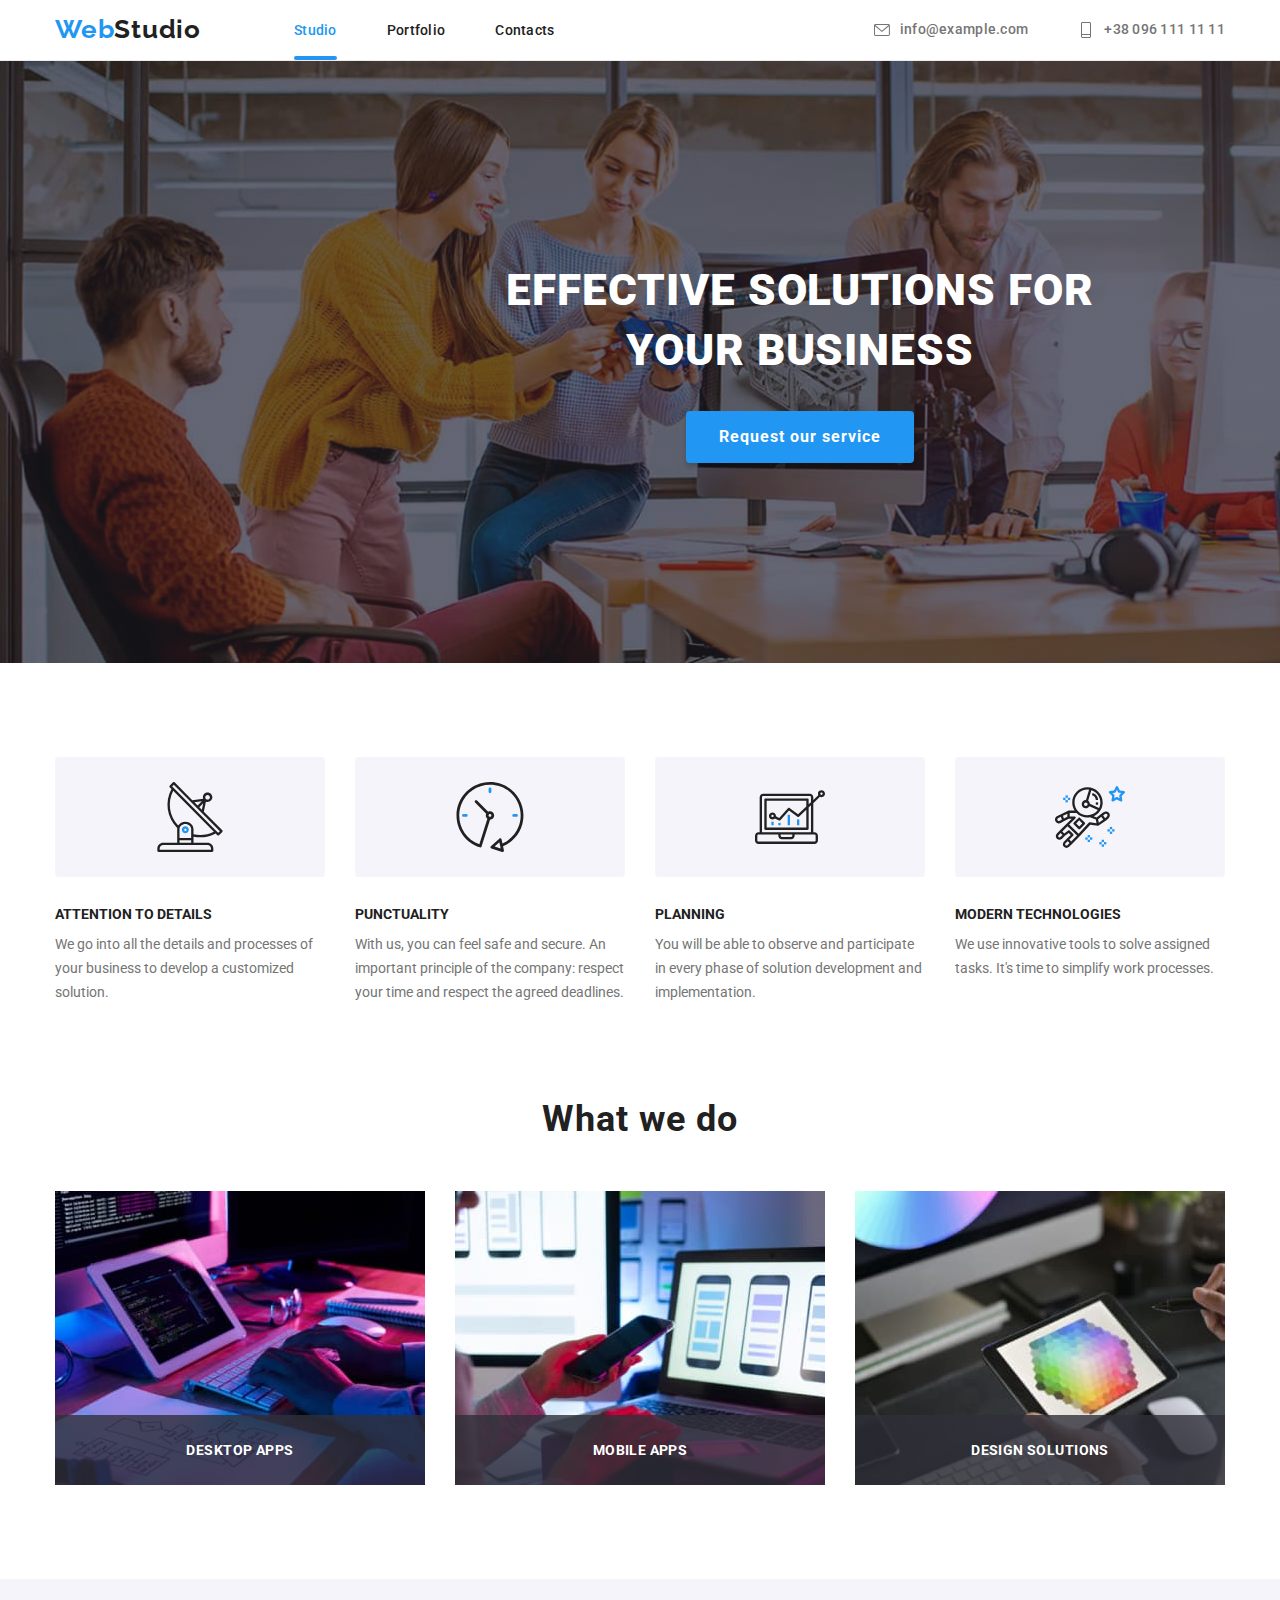
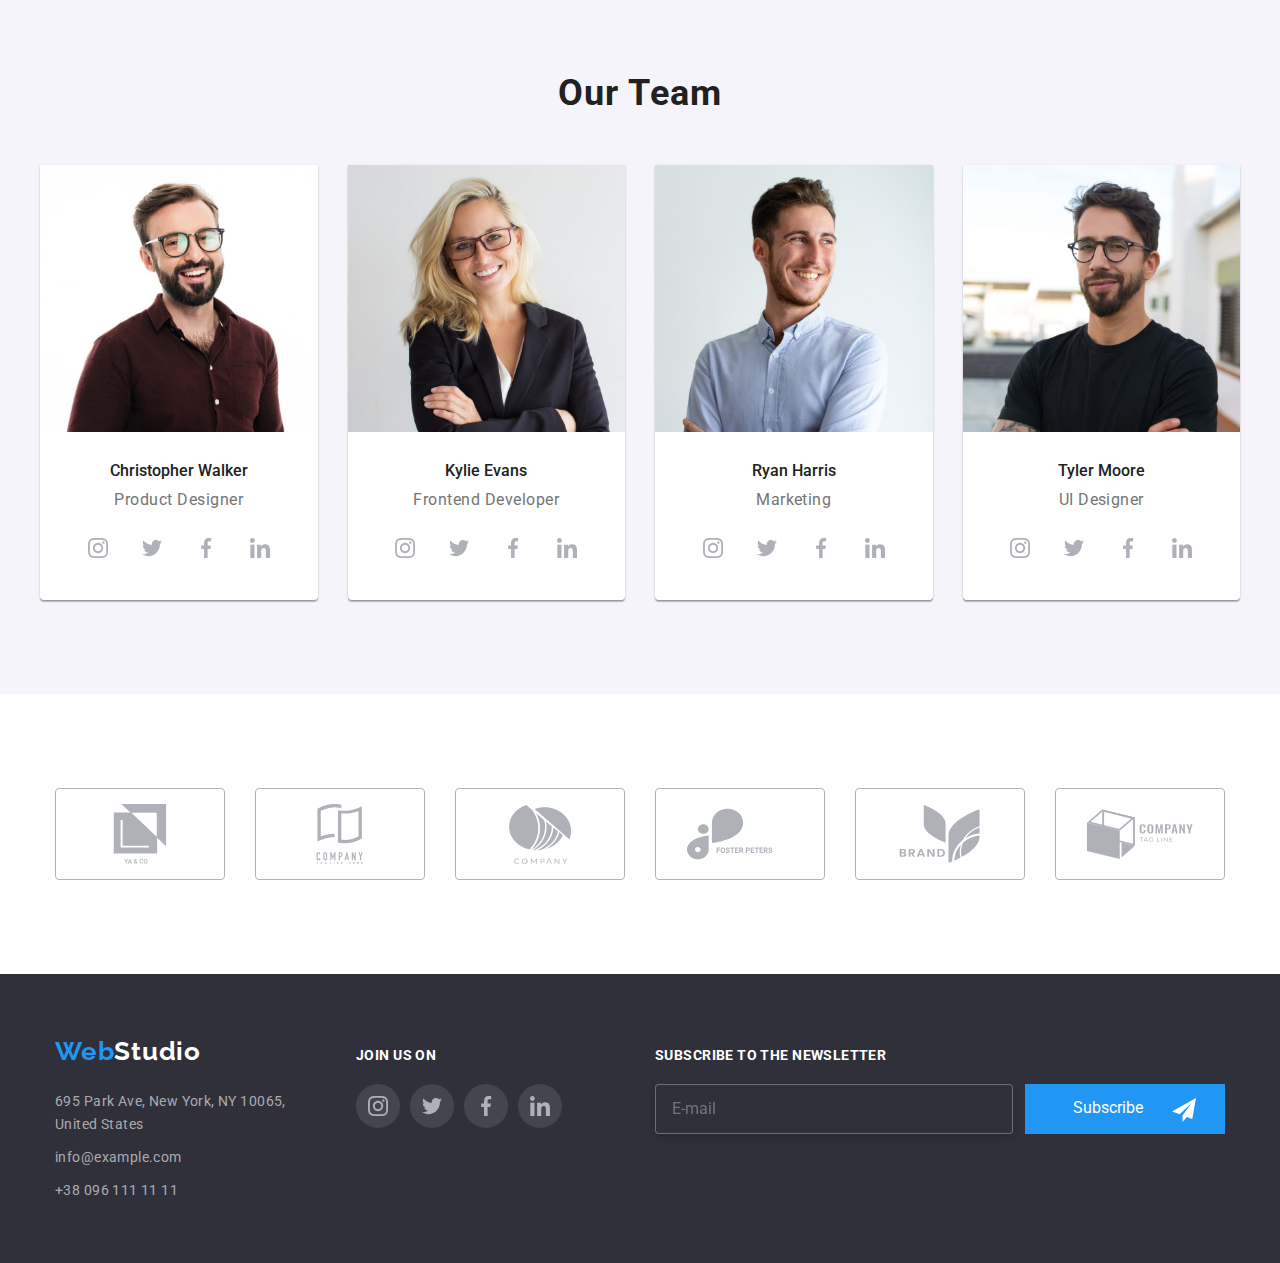
<file: index.html>
<!DOCTYPE html>
<html lang="en">
  <head>
    <meta charset="UTF-8" />
    <meta http-equiv="X-UA-Compatible" content="IE=edge" />
    <meta name="viewport" content="width=device-width, initial-scale=1.0" />
    <title>Webstudio</title>
    <link rel="preconnect" href="https://fonts.googleapis.com" />
    <link rel="preconnect" href="https://fonts.gstatic.com" crossorigin />
    <link
      href="https://fonts.googleapis.com/css2?family=Raleway:wght@700&family=Roboto:wght@400;500;700;900&display=swap"
      rel="stylesheet"
    />
    <link
      rel="stylesheet"
      href="https://cdnjs.cloudflare.com/ajax/libs/modern-normalize/1.1.0/modern-normalize.min.css"
    />
    <link rel="stylesheet" href="./css/styles.css" />
  </head>

  <body>
    <header class="header">
      <div class="header__container container">
        <nav class="site-nav">
          <a href="./index.html" class="logo"><span>Web</span>Studio</a>
          <ul class="site-nav__list ">
            <li class="site-nav__item">
              <a href="./index.html" class="site-nav__link site-nav__link--current">Studio</a>
            </li>
            <li class="site-nav__item">
              <a href="./portfolio.html" class="site-nav__link">Portfolio</a>
            </li>
            <li class="site-nav__item">
              <a href="#" class="site-nav__link">Contacts</a>
            </li>
          </ul>
        </nav>
        <ul class="contact">
          <li class="contact__item">
            <a
              href="mailto:info@example.com"
              class="contact__link"
              aria-label="email"
            >
              <svg class="contact__icon">
                <use href="./images/svg/icons.svg#icon-envelope"></use>
              </svg>
              info@example.com</a
            >
          </li>
          <li class="contact__item">
            <a
              href="tel:+380961111111"
              class="contact__link"
              aria-label="phone"
            >
              <svg class="contact__icon">
                <use href="./images/svg/icons.svg#icon-phone"></use>
              </svg>
              +38 096 111 11 11</a
            >
          </li>
        </ul>
      </div>
    </header>

    <main>
      <section class="hero hero-overlay">
        <h1 class="hero__title">
          EFFECTIVE SOLUTIONS FOR<br />
          YOUR BUSINESS
        </h1>
        <button class="hero__btn btn primary" type="button" data-modal-open>
          Request our service
        </button>
      </section>

      <section class="features section">
        <div class="container">
          <h2 class="hidden-title">Our Perks</h2>

          <ul class="features__list list">
            <li class="features__item antenna">
              <h3 class="features__title">ATTENTION TO DETAILS</h3>
              <p class="features__text">
                We go into all the details and processes of your business to
                develop a customized solution.
              </p>
            </li>
            <li class="features__item clock">
              <h3 class="features__title">PUNCTUALITY</h3>
              <p class="features__text">
                With us, you can feel safe and secure. An important principle of
                the company: respect your time and respect the agreed deadlines.
              </p>
            </li>
            <li class="features__item laptop">
              <h3 class="features__title">PLANNING</h3>
              <p class="features__text">
                You will be able to observe and participate in every phase of
                solution development and implementation.
              </p>
            </li>
            <li class="features__item astronaut">
              <h3 class="features__title">MODERN TECHNOLOGIES</h3>
              <p class="features__text">
                We use innovative tools to solve assigned tasks. It's time to
                simplify work processes.
              </p>
            </li>
          </ul>
        </div>
      </section>

      <section class="activity">
        <div class="container">
          <h2 class="section__title">What we do</h2>
          <ul class="activity__list list">
            <li class="activity__item">
              <img src="images/img1.jpg" alt="desktop" width="370" height="294" />
              <div class="activity__overlay">
                <p>DESKTOP APPS</p>
              </div>
            </li>
            <li class="activity__item">
              <img
                src="images/img2.jpg"
                alt="mobile_app"
                width="370"
                height="294"
              />
              <div class="activity__overlay">
                <p>MOBILE APPS</p>
              </div>
            </li>
            <li class="activity__item">
              <img src="images/img3.jpg" alt="design_solution" width="370" height="294" />
              <div class="activity__overlay">
                <p>DESIGN SOLUTIONS</p>
              </div>
            </li>
          </ul>
        </div>
      </section>

      <section class="team section">
        <div class="container">
          <h2 class="section__title">Our Team</h2>
          <ul class="team__list">
            <li class="team__item">
              <img
                src="images/ProdDes.jpg"
                alt="ProductDes"
                width="270"
                height="260"
              />
              <div class="team__member-info">
                <h3 class="team__member-title">Christopher Walker</h3>
                <p class="team__member-text">Product Designer</p>
                <ul class="social-net__list list">
                  <li class="social-net__item">
                    <a
                      class="social-net__link link"
                      target="_blank"
                      href="https://www.instagram.com/"
                      aria-label="instagram"
                    >
                      <svg class="social-net__icon">
                        <use href="./images/svg/icons.svg#icon-instagram"></use>
                      </svg>
                    </a>
                  </li>
                  <li class="social-net__item">
                    <a
                      class="social-net__link link"
                      target="_blank"
                      aria-label="twitter"
                      href=""
                    >
                      <svg class="social-net__icon">
                        <use href="./images/svg/icons.svg#icon-twitter"></use>
                      </svg>
                    </a>
                  </li>
                  <li class="social-net__item">
                    <a
                      class="social-net__link link"
                      target="_balnk"
                      aria-label="facebook"
                      href=""
                    >
                      <svg class="social-net__icon">
                        <use href="./images/svg/icons.svg#icon-facebook"></use>
                      </svg>
                    </a>
                  </li>
                  <li class="social-net__item">
                    <a
                      class="social-net__link link"
                      target="_blank"
                      aria-label="linkedin"
                      href=""
                    >
                      <svg class="social-net__icon">
                        <use href="./images/svg/icons.svg#icon-linkedin"></use>
                      </svg>
                    </a>
                  </li>
                </ul>
              </div>
            </li>
            <li class="team__item">
              <img
                src="images/FrontDev.jpg"
                alt="FrontDev"
                width="270"
                height="260"
              />
              <div class="team__member-info">
                <h3 class="team__member-title">Kylie Evans</h3>
                <p class="team__member-text">Frontend Developer</p>
                <ul class="social-net__list list">
                  <li class="social-net__item">
                    <a
                      class="social-net__link link"
                      target="_blank"
                      href="https://www.instagram.com/"
                      aria-label="instagram"
                    >
                      <svg class="social-net__icon">
                        <use href="./images/svg/icons.svg#icon-instagram"></use>
                      </svg>
                    </a>
                  </li>
                  <li class="social-net__item">
                    <a
                      class="social-net__link link"
                      target="_blank"
                      aria-label="twitter"
                      href=""
                    >
                      <svg class="social-net__icon">
                        <use href="./images/svg/icons.svg#icon-twitter"></use>
                      </svg>
                    </a>
                  </li>
                  <li class="social-net__item">
                    <a
                      class="social-net__link link"
                      target="_balnk"
                      aria-label="facebook"
                      href=""
                    >
                      <svg class="social-net__icon">
                        <use href="./images/svg/icons.svg#icon-facebook"></use>
                      </svg>
                    </a>
                  </li>
                  <li class="social-net__item">
                    <a
                      class="social-net__link link"
                      target="_blank"
                      aria-label="linkedin"
                      href=""
                    >
                      <svg class="social-net__icon">
                        <use href="./images/svg/icons.svg#icon-linkedin"></use>
                      </svg>
                    </a>
                  </li>
                </ul>
              </div>
            </li>

            <li class="team__item">
              <img
                src="images/Market.jpg"
                alt="Market"
                width="270"
                height="260"
              />
              <div class="team__member-info">
                <h3 class="team__member-title">Ryan Harris</h3>
                <p class="team__member-text">Marketing</p>
                <ul class="social-net__list list">
                  <li class="social-net__item">
                    <a
                      class="social-net__link link"
                      target="_blank"
                      href="https://www.instagram.com/"
                      aria-label="instagram"
                    >
                      <svg class="social-net__icon">
                        <use href="./images/svg/icons.svg#icon-instagram"></use>
                      </svg>
                    </a>
                  </li>
                  <li class="social-net__item">
                    <a
                      class="social-net__link link"
                      target="_blank"
                      aria-label="twitter"
                      href=""
                    >
                      <svg class="social-net__icon">
                        <use href="./images/svg/icons.svg#icon-twitter"></use>
                      </svg>
                    </a>
                  </li>
                  <li class="social-net__item">
                    <a
                      class="social-net__link link"
                      target="_balnk"
                      aria-label="facebook"
                      href=""
                    >
                      <svg class="social-net__icon">
                        <use href="./images/svg/icons.svg#icon-facebook"></use>
                      </svg>
                    </a>
                  </li>
                  <li class="social-net__item">
                    <a
                      class="social-net__link link"
                      target="_blank"
                      aria-label="linkedin"
                      href=""
                    >
                      <svg class="social-net__icon">
                        <use href="./images/svg/icons.svg#icon-linkedin"></use>
                      </svg>
                    </a>
                  </li>
                </ul>
              </div>
            </li>
            <li class="team__item">
              <img
                src="images/UIDes.jpg"
                alt="UI_des"
                width="270"
                height="260"
              />
              <div class="team__member-info">
                <h3 class="team__member-title">Tyler Moore</h3>
                <p class="team__member-text">UI Designer</p>
                <ul class="social-net__list list">
                  <li class="social-net__item">
                    <a
                      class="social-net__link link"
                      target="_blank"
                      href="https://www.instagram.com/"
                      aria-label="instagram"
                    >
                      <svg class="social-net__icon">
                        <use href="./images/svg/icons.svg#icon-instagram"></use>
                      </svg>
                    </a>
                  </li>
                  <li class="social-net__item">
                    <a
                      class="social-net__link link"
                      target="_blank"
                      aria-label="twitter"
                      href=""
                    >
                      <svg class="social-net__icon">
                        <use href="./images/svg/icons.svg#icon-twitter"></use>
                      </svg>
                    </a>
                  </li>
                  <li class="social-net__item">
                    <a
                      class="social-net__link link"
                      target="_balnk"
                      aria-label="facebook"
                      href=""
                    >
                      <svg class="social-net__icon">
                        <use href="./images/svg/icons.svg#icon-facebook"></use>
                      </svg>
                    </a>
                  </li>
                  <li class="social-net__item">
                    <a
                      class="social-net__link link"
                      target="_blank"
                      aria-label="linkedin"
                      href=""
                    >
                      <svg class="social-net__icon">
                        <use href="./images/svg/icons.svg#icon-linkedin"></use>
                      </svg>
                    </a>
                  </li>
                </ul>
              </div>
            </li>
          </ul>
        </div>
      </section>

      <section class="client section">
        <div class="container">
          <h2 class="hidden-title">Our Clients</h2>
          <ul class="client__list">
            <li class="client__item">
              <a class="client__link" href="" class="link">
                <svg class="client__icon">
                  <use href="./images/svg/icons.svg#icon-group1"></use>
                </svg>
              </a>
            </li>
            <li class="client__item">
              <a href="" class="client__link link">
                <svg class="client__icon">
                  <use href="./images/svg/icons.svg#icon-group2"></use>
                </svg>
              </a>
            </li>
            <li class="client__item">
              <a href="" class="client__link link">
                <svg class="client__icon">
                  <use href="./images/svg/icons.svg#icon-group3"></use>
                </svg>
              </a>
            </li>
            <li class="client__item">
              <a href="" class="client__link link">
                <svg class="client__icon">
                  <use href="./images/svg/icons.svg#icon-group4"></use>
                </svg>
              </a>
            </li>
            <li class="client__item">
              <a href="" class="client__link link">
                <svg class="client__icon">
                  <use href="./images/svg/icons.svg#icon-group5"></use>
                </svg>
              </a>
            </li>
            <li class="client__item">
              <a href="" class="client__link link">
                <svg class="client__icon">
                  <use href="./images/svg/icons.svg#icon-group6"></use>
                </svg>
              </a>
            </li>
          </ul>
        </div>
      </section>
    </main>

    <footer class="footer">
      <div class="footer__container container">
        <div class="address__container">
          <a href="./index.html" class="footer__logo"><span>Web</span>Studio</a>
          <address class="address">
            <ul class="address__contact list">
              <li class="address__item">
                <a
                  class="address__link link"
                  href="https://goo.gl/maps/gs37guJ5S6naws7R7"
                  >695 Park Ave, New York, NY 10065, United States</a
                >
              </li>
              <li class="address__item">
                <a class="address__link link" href="mailto:info@example.com"
                  >info@example.com</a
                >
              </li>
              <li class="address__item">
                <a class="address__link link" href="tel:+380961111111"
                  >+38 096 111 11 11</a
                >
              </li>
            </ul>
          </address>
        </div>
        <div class="join-us">
          <h2 class="join-us__title">Join us on</h2>
          <ul class="social-net__list list">
            <li class="social-net__item">
              <a
                class="social-net__link link"
                target="_blank"
                href="https://www.instagram.com/"
                aria-label="instagram"
              >
                <svg class="social-net__icon">
                  <use href="./images/svg/icons.svg#icon-instagram"></use>
                </svg>
              </a>
            </li>
            <li class="social-net__item">
              <a
                class="social-net__link link"
                target="_blank"
                aria-label="twitter"
                href=""
              >
                <svg class="social-net__icon">
                  <use href="./images/svg/icons.svg#icon-twitter"></use>
                </svg>
              </a>
            </li>
            <li class="social-net__item">
              <a
                class="social-net__link link"
                target="_balnk"
                aria-label="facebook"
                href=""
              >
                <svg class="social-net__icon">
                  <use href="./images/svg/icons.svg#icon-facebook"></use>
                </svg>
              </a>
            </li>
            <li class="social-net__item">
              <a
                class="social-net__link link"
                target="_blank"
                aria-label="linkedin"
                href=""
              >
                <svg class="social-net__icon">
                  <use href="./images/svg/icons.svg#icon-linkedin"></use>
                </svg>
              </a>
            </li>
          </ul>
        </div>

        <form class="form-subscribe" action="">
          <label for="email">
            <div class="subscribe">
              <p class="subscribe-title">Subscribe to the newsletter</p>
              <div class="input-container">
                <input
                  class="subscribe-input"
                  type="email"
                  placeholder="E-mail"
                  required
                />
                <button class="btn primary subscribe-btn">
                  Subscribe
                  <svg class="subscribe-icon">
                    <use href="./images/svg/icons.svg#send"></use>
                  </svg>
                </button>
              </div>
            </div>
          </label>
        </form>
      </div>
    </footer>

    <!-- MODAL WINDOW -->

    <div class="backdrop is-hidden" backdrop>
      <div class="modal-data">
        <button class="button-close" data-modal-close>
          <svg class="icon-close">
            <use href="./images/svg/icons.svg#close"></use>
          </svg>
        </button>

        <div class="modal-info">
          <p class="form-title">
            Leave your inforamtion and we'll call you back
          </p>
          <form
            class="form-inputs"
            name="submit-form"
            autocomplete="on"
            validate
          >
            <label for="fname-lname" class="label">
              Your Name<br />

              <input
                class="input"
                type="text"
                name="fname-lname"
                autofocus
                required
              />
              <svg class="form-icon">
                <use href="./images/svg/icons.svg#person"></use>
              </svg>
            </label>
            <label for="phone" class="label">
              Phone <br />

              <input class="input" type="text" name="phone" required />
              <svg class="form-icon">
                <use href="./images/svg/icons.svg#phone"></use>
              </svg>
            </label>
            <label for="email" class="label">
              Email <br />

              <input class="input" type="email" name="email" required />
              <svg class="form-icon">
                <use href="./images/svg/icons.svg#email-black"></use>
              </svg>
            </label>
            <label for="comment" class="label comment">
              Comment <br />
              <textarea
                class="input comment"
                rows="8"
                name="comment"
                placeholder="Enter the text"
              ></textarea>
            </label>

            <div class="term-cond">
              <div class="checkbox-container">
                <input class="checkbox-input" type="checkbox" name="checkbox" />
                <label class="checkbox" for="check-icon">
                  <svg class="check-icon">
                    <use href="./images/svg/icons.svg#checkbox"></use>
                  </svg>
                </label>
              </div>
              <p class="agreement-text">
                I agree with all newsletter and accept the
              </p>
              <a class="agreement-link agreement-text" href="#">
                Terms and Conditions</a
              >
            </div>
            <button class="btn primary submit-btn" type="submit">Send</button>
          </form>
        </div>
      </div>
    </div>

    <script src="./js/modal.js"></script>
  </body>
</html>
</file>
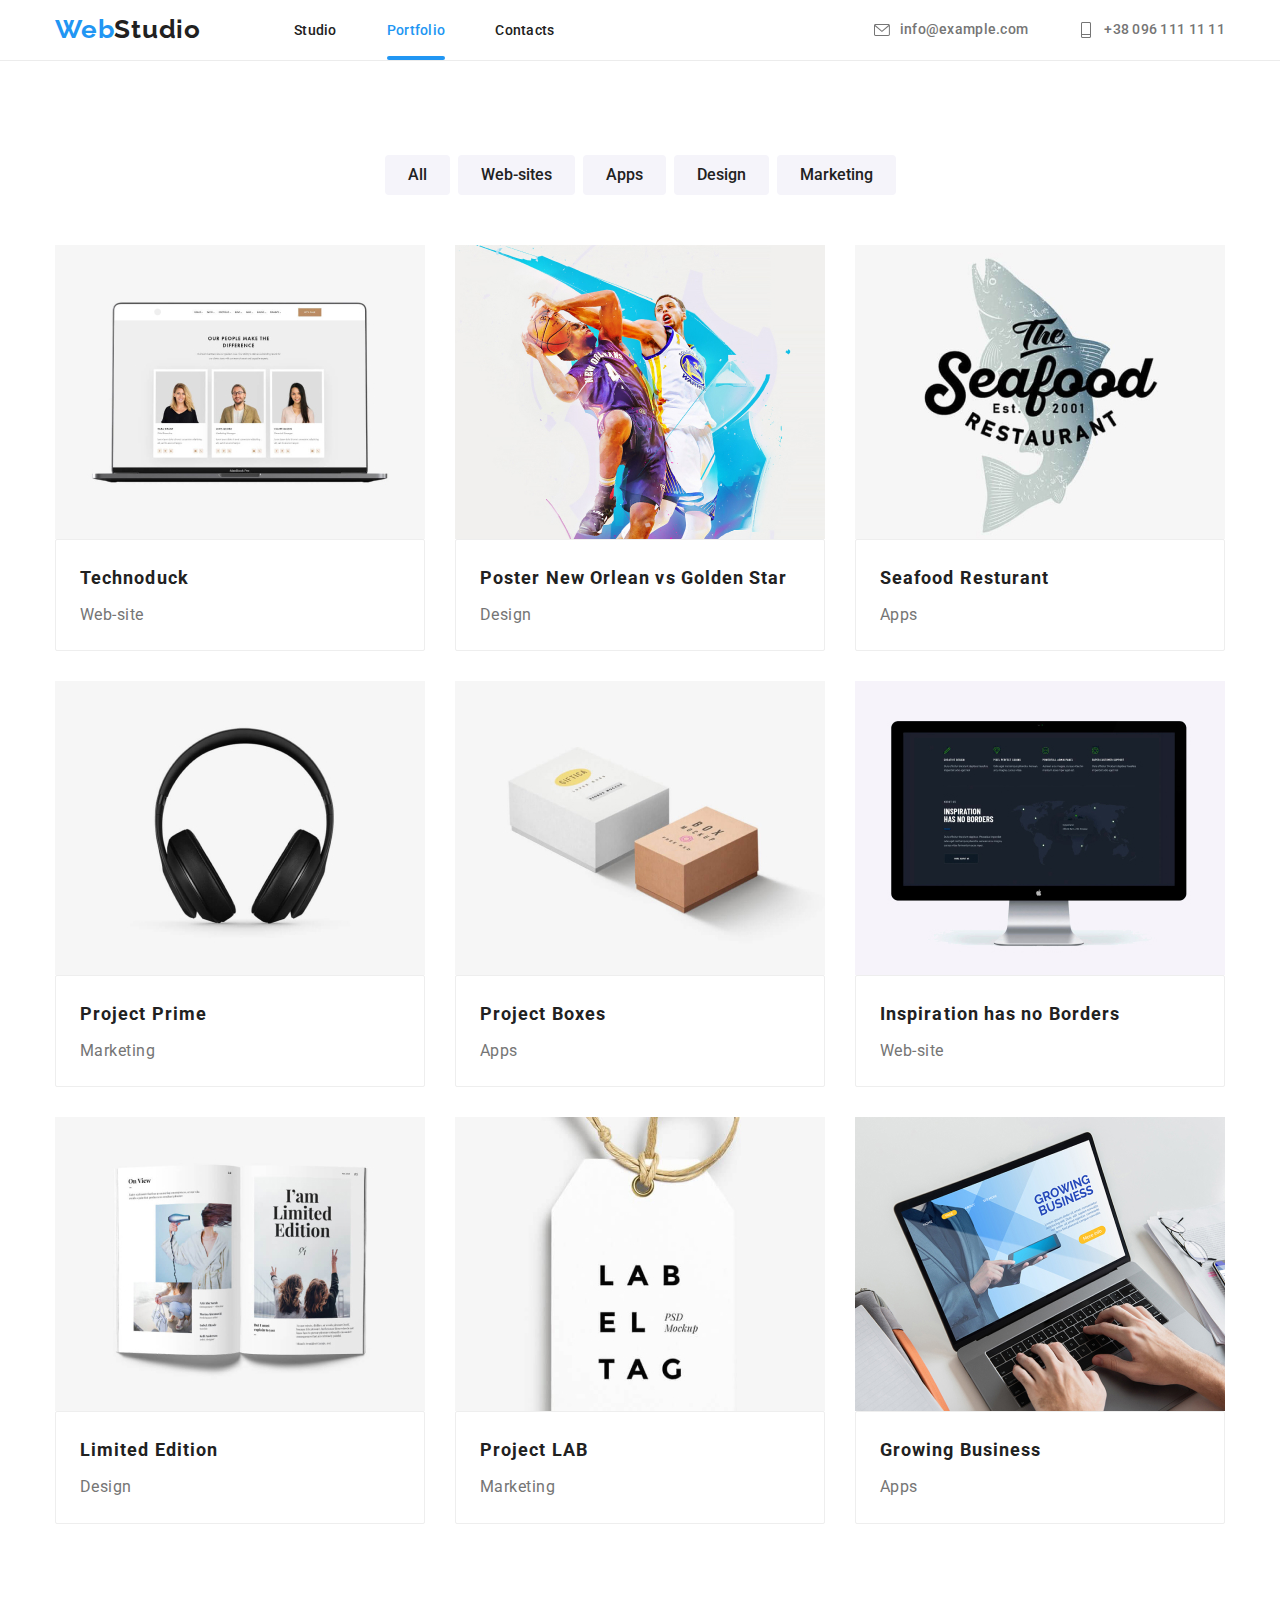
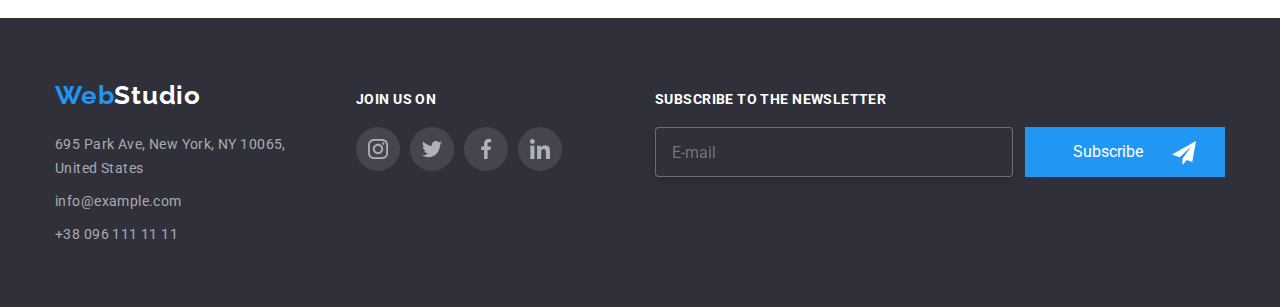
<file: portfolio.html>
<!DOCTYPE html>
<html lang="en">
  <head>
    <meta charset="UTF-8" />
    <meta http-equiv="X-UA-Compatible" content="IE=edge" />
    <meta name="viewport" content="width=device-width, initial-scale=1.0" />
    <title>HW-04</title>
    <link rel="preconnect" href="https://fonts.googleapis.com" />
    <link rel="preconnect" href="https://fonts.gstatic.com" crossorigin />
    <link
      href="https://fonts.googleapis.com/css2?family=Raleway:wght@700&family=Roboto:wght@400;500;700;900&display=swap"
      rel="stylesheet"
    />
    <link
      rel="stylesheet"
      href="https://cdnjs.cloudflare.com/ajax/libs/modern-normalize/1.1.0/modern-normalize.min.css"
    />
    <link rel="stylesheet" href="./css/styles.css" />
  </head>

  <body>
    <header class="header">
      <div class="header__container container">
        <nav class="site-nav">
          <a href="./index.html" class="logo"><span>Web</span>Studio</a>
          <ul class="site-nav__list list">
            <li class="site-nav__item">
              <a href="./index.html" class="site-nav__link">Studio</a>
            </li>
            <li class="site-nav__item">
              <a href="./portfolio.html" class="site-nav__link site-nav__link--current">Portfolio</a>
            </li>
            <li class="site-nav__item">
              <a href="#" class="site-nav__link">Contacts</a>
            </li>
          </ul>
        </nav>
        <ul class="contact list">
          <li class="contact__item">
            <a href="mailto:info@example.com" class="contact__link link" aria-label="email">
              <svg class="contact__icon">
                <use href="./images/svg/icons.svg#icon-envelope"></use>
              </svg>
              info@example.com</a>
          </li>
          <li class="contact__item">
            <a href="tel:+380961111111" class="contact__link link" aria-label="phone">
              <svg class="contact__icon">
                <use href="./images/svg/icons.svg#icon-phone"></use>
              </svg>
              +38 096 111 11 11</a>
          </li>
        </ul>
      </div>
    </header>
    <main>
      <section class="section">
        <div class="container">
          <h1 class="hidden-title">Main section</h1>
          <ul class="filter list">
            <li>
              <button
                class="btn secondary"
                type="button"
                onclick="filterChange('All')"
              >
                All
              </button>
            </li>
            <li>
              <button
                class="btn secondary"
                type="button"
                onclick="filterChange('Web-site')"
              >
                Web-sites
              </button>
            </li>
            <li>
              <button
                class="btn secondary"
                type="button"
                onclick="filterChange('Apps')"
              >
                Apps
              </button>
            </li>
            <li>
              <button
                class="btn secondary"
                type="button"
                onclick="filterChange('Design')"
              >
                Design
              </button>
            </li>
            <li>
              <button
                class="btn secondary"
                type="button"
                onclick="filterChange('Marketing')"
              >
                Marketing
              </button>
            </li>
          </ul>
          <ul class="card-set list" id="content">
            <li class="card">
              <a class="card-link" href="#">
                <div class="card-box-relative">
                  <img class="card-img" src="./images/website.jpg" alt="website" width="370" />
                <div class="card-overlay">
                  <p>Technoduck is a state-of-the-art coronavirus distribution platform. Companies use this platform for digital espionage
                  and attacks on competitors' secure servers,and attacks on competitors secure servers.</p>
                </div>
                </div>
                <div class="card-info">
                  <h2 class="cnt-title">Technoduck</h2>
                  <p>Web-site</p>
                </div>
              </a>
            </li>
            <li class="card">
              <a class="card-link" href="#">
                <div class="card-box-relative">
                <img class="card-img" src="./images/design.jpg" alt="design" width="370" />
                <div class="card-overlay">
                  <p>Technoduck is a state-of-the-art coronavirus distribution platform. Companies use this platform for digital espionage
                  and attacks on competitors' secure servers,and attacks on competitors secure servers.</p>
                </div>
                </div>

                <div class="card-info">
                  <h2 class="cnt-title">Poster New Orlean vs Golden Star</h2>
                  <p>Design</p>
                </div>
              </a>
            </li>
            <li class="card">
              <a class="card-link" href="#">
                <div class="card-box-relative">
                <img class="card-img" src="./images/seafood.jpg" alt="seafood resturant" width="370" />
                <div class="card-overlay">
                  <p>Technoduck is a state-of-the-art coronavirus distribution platform. Companies use this platform for digital espionage
                  and attacks on competitors' secure servers,and attacks on competitors secure servers.</p>
                </div>
                </div>

                <div class="card-info">
                  <h2 class="cnt-title">Seafood Resturant</h2>
                  <p>Apps</p>
                </div>
              </a>
            </li>
            <li class="card">
              <a class="card-link" href="#">
                <div class="card-box-relative">
                <img class="card-img" src="./images/prime.jpg" alt="prime" width="370" height="294" />
                <div class="card-overlay">
                  <p>Technoduck is a state-of-the-art coronavirus distribution platform. Companies use this platform for digital espionage
                  and attacks on competitors' secure servers,and attacks on competitors secure servers.</p>
                </div>
                </div>
                <div class="card-info">
                  <h2 class="cnt-title">Project Prime</h2>
                  <p>Marketing</p>
                </div>
              </a>
            </li>
            <li class="card">
              <a class="card-link" href="#">
                <div class="card-box-relative">
                <img class="card-img" src="./images/boxes.jpg" alt="boxes" width="370" />
                <div class="card-overlay">
                  <p>Technoduck is a state-of-the-art coronavirus distribution platform. Companies use this platform for digital espionage
                  and attacks on competitors' secure servers,and attacks on competitors secure servers.</p>
                </div>
                </div>

                <div class="card-info">
                  <h2 class="cnt-title">Project Boxes</h2>
                  <p>Apps</p>
                </div>
              </a>
            </li>
            <li class="card">
              <a class="card-link" href="#">

                <div class="card-box-relative">
                <img class="card-img" src="./images/inspiration.jpg" alt="inspiration" width="370" />
                <div class="card-overlay">
                  <p>Technoduck is a state-of-the-art coronavirus distribution platform. Companies use this platform for digital espionage
                  and attacks on competitors' secure servers,and attacks on competitors secure servers.</p>
                </div>
                </div>

                <div class="card-info">
                  <h2 class="cnt-title">Inspiration has no Borders</h2>
                  <p>Web-site</p>
                </div>
              </a>
            </li>
            <li class="card">
              <a class="card-link" href="#">
                <div class="card-box-relative">
                <img class="card-img" src="./images/limitedEddition.jpg" alt="lim-edition" width="370" />
                <div class="card-overlay">
                  <p>Technoduck is a state-of-the-art coronavirus distribution platform. Companies use this platform for digital espionage
                  and attacks on competitors' secure servers,and attacks on competitors secure servers.</p>
                </div>
                </div>
                <div class="card-info">
                  <h2 class="cnt-title">Limited Edition</h2>
                  <p>Design</p>
                </div>
              </a>
            </li>
            <li class="card">
              <a class="card-link" href="#">
                <div class="card-box-relative">
                <img class="card-img" src="./images/lab.jpg" alt="lab" width="370" />
                <div class="card-overlay">
                  <p>Technoduck is a state-of-the-art coronavirus distribution platform. Companies use this platform for digital espionage
                  and attacks on competitors' secure servers,and attacks on competitors secure servers.</p>
                </div>
                </div>
                <div class="card-info">
                  <h2 class="cnt-title">Project LAB</h2>
                  <p>Marketing</p>
                </div>
              </a>
            </li>
            <li class="card">
              <a class="card-link" href="#">
                <div class="card-box-relative">
                <img class="card-img" src="./images/business.jpg" alt="business" width="370" />
                <div class="card-overlay">
                  <p>Technoduck is a state-of-the-art coronavirus distribution platform. Companies use this platform for digital espionage
                  and attacks on competitors' secure servers,and attacks on competitors secure servers.</p>
                </div>
                </div>

                <div class="card-info">
                  <h2 class="cnt-title">Growing Business</h2>
                  <p>Apps</p>
                </div>
              </a>
            </li>
          </ul>
        </div>
      </section>
    </main>
    <footer class="footer">
      <div class="footer__container container">
        <div class="address__container">
          <a href="./index.html" class="footer__logo"><span>Web</span>Studio</a>
          <address class="address">
            <ul class="address__contact list">
              <li class="address__item">
                <a class="address__link link" href="https://goo.gl/maps/gs37guJ5S6naws7R7">695 Park Ave, New York, NY 10065,
                  United States</a>
              </li>
              <li class="address__item">
                <a class="address__link link" href="mailto:info@example.com">info@example.com</a>
              </li>
              <li class="address__item">
                <a class="address__link link" href="tel:+380961111111">+38 096 111 11 11</a>
              </li>
            </ul>
          </address>
        </div>
        <div class="join-us">
          <h2 class="join-us__title">Join us on</h2>
          <ul class="social-net__list list">
            <li class="social-net__item">
              <a class="social-net__link link" target="_blank" href="https://www.instagram.com/" aria-label="instagram">
                <svg class="social-net__icon">
                  <use href="./images/svg/icons.svg#icon-instagram"></use>
                </svg>
              </a>
            </li>
            <li class="social-net__item">
              <a class="social-net__link link" target="_blank" aria-label="twitter" href="">
                <svg class="social-net__icon">
                  <use href="./images/svg/icons.svg#icon-twitter"></use>
                </svg>
              </a>
            </li>
            <li class="social-net__item">
              <a class="social-net__link link" target="_balnk" aria-label="facebook" href="">
                <svg class="social-net__icon">
                  <use href="./images/svg/icons.svg#icon-facebook"></use>
                </svg>
              </a>
            </li>
            <li class="social-net__item">
              <a class="social-net__link link" target="_blank" aria-label="linkedin" href="">
                <svg class="social-net__icon">
                  <use href="./images/svg/icons.svg#icon-linkedin"></use>
                </svg>
              </a>
            </li>
          </ul>
        </div>
    
        <form class="form-subscribe" action="">
          <label for="email">
            <div class="subscribe">
              <p class="subscribe-title">Subscribe to the newsletter</p>
              <div class="input-container">
                <input class="subscribe-input" type="email" placeholder="E-mail" required />
                <button class="btn primary subscribe-btn">
                  Subscribe
                  <svg class="subscribe-icon">
                    <use href="./images/svg/icons.svg#send"></use>
                  </svg>
                </button>
              </div>
            </div>
          </label>
        </form>
      </div>
    </footer>
    <script>

      function filterChange(val) {
        let cards = document.querySelectorAll(".card");
        console.log(cards);

        cards.forEach((card) => (card.style.display = ""));

        for (i = 0; i < cards.length; i++) {
          console.log(cards[i].getElementsByTagName("p"));
          if (
            
            cards[i].getElementsByTagName("p")[1].innerText != val &&
            val != "All"
          ) {
            cards[i].style.display = "none";
          } else {
            cards[i].style.display = "flex";
          }
        }
      }
    </script>
  </body>
</html>
</file>
<file: css/styles.css>
html {
  box-sizing: border-box;
}

/* set by default in modern-normalize styles */
*,
*::before,
*::after {
  box-sizing: inherit;
}

/* all vars in root is available within this doc */
/* could be set localy inside each class */
:root {
  --primary-text-color: #212121;
  --accent-color: #2196f3;
  --sec-text-color: #757575;
  --bcg-white-color: #fff;
}

body {
  font-family: Roboto, sans-serif;
  color: var(--primary-text-color);
  background-color: var(--bcg-white-color);
  overflow-x: hidden;
}

button{
  border:none;
  padding:0;
  margin:0;
  font-family:inherit;
  background-color:transparent;
  cursor:pointer;
  box-shadow: none;
}

h1,
h2,
h3,
p,
ul,
a {
  list-style: none;
  text-decoration: none;
  margin: 0;
  padding: 0;
  display: block
}


.hidden-title {
  opacity:0;
  position:absolute;
}

.section__title {
  margin-top: 0;
  margin-bottom: 50px;

  font-size: 36px;
  font-weight: 700;
  line-height: 1.16;
  letter-spacing: 0.03em;
  text-align: center;

}

img {
  display: block;
  width: 100%;
  height: auto
}

/* BUTTONS */

.btn {
  background-color: var(--bcg-white-color);
  color: var(--primary-text-color);
  border: 1px solid transparent;
  cursor: pointer;
  text-align: center;  
}

.primary {
  background-color: var(--accent-color);
  color: #ffffff;
}
.secondary {
  background-color: #f5f4fa;
  color: var(--primary-text-color);
}

.container {
  max-width: 1200px;  
  padding-left:15px;
  padding-right:15px;
  margin-right:auto;
  margin-left:auto; 
 
}

.section{
  padding-top: 94px;
  padding-bottom: 94px;
}

/* --------------------  navigation ----------------- */

.header {
  background-color: var(--bcg-white-color);   
  align-items: center;
  border-bottom: 1px solid #ECECEC;
}

.header__container,
.site-nav,
.site-nav__list,
.header__container,
.contact {
  display: flex;
  justify-content: center;
  align-items: center;
}

.logo span {
  font-family: Raleway;
  font-size: 26px;
  font-weight: 700;
  line-height: 1.19;
  letter-spacing: 0.03em;
  color: var(--accent-color);
}
.logo {
  font-family: Raleway;
  font-size: 26px;
  font-weight: 700;
  color: inherit;
  line-height: 1.38;
  letter-spacing: 0.03em;
}

.site-nav__list{
  margin-left: 93px;
}

.site-nav__item:not(:last-child){
  margin-right: 50px;
}

.site-nav__link {
  display: inline-block;
  position:relative;
  padding:22px 0;  
  font-size: 14px;
  font-weight: 500;
  font-style: normal;
  color: var(--primary-text-color);
  line-height: 1.17;
  letter-spacing: 0.02em;
}
.site-nav__link--current {
  color: var(--accent-color);
  
}
.site-nav__link--current::after {
  position:absolute; 
  content: "";  
  width: 100%;
  height: 4px;
  left: 0;
  bottom: 0;
  background: #2196f3;
  border-radius: 2px;
}
.site-nav__link:hover,
.site-nav__link:focus {
  color: var(--accent-color);
  
  text-decoration-thickness: .125em;
  text-underline-offset: 1.5px;
  
}
/*  ---------------- header contact -----------------  */

.header .contact {
  margin-left: auto;
}
.contact__item:not(:last-child) {  
  margin-right: 50px;
}
.contact__item{   
  margin-top: 0;
  margin-bottom: 0;
  align-items: center;
}

.contact__link { 
  display: flex;
  align-items: center;
  gap:10px; 

  font-size: 14px;
  font-weight: 500;
  color: var(--sec-text-color);  
  line-height: 1.14;
  letter-spacing: 0.02em;
  transition:color 250ms cubic-bezier(0.4, 0, 0.2, 1);
}

.contact__icon {
  display: inline-block;
  width: 16px;
  height: 16px;
  fill: currentColor;
}

.contact__link:hover,
.contact__link:focus {
    color: var(--accent-color);
    
} 

/*  -------------------- footer --------------------*/

footer {
  background-color: #2f303a;
  padding:60px 0 60px;
}
.footer__container{
  display:flex;
  align-items: baseline;
}

.footer__logo{
  font-family: Raleway;
  font-size: 26px;
  font-weight: 700;
  color: inherit;
  line-height: 1.38;
  letter-spacing: 0.03em;
  color: var(--bcg-white-color);  
}

.footer__logo span {
  font-family: Raleway;
  font-size: 26px;
  font-weight: 700;
  line-height: 1.19;
  letter-spacing: 0.03em;
  color: var(--accent-color);
}

.address__item:first-child{
  margin-top: 20px;  
}
.address__item {
  margin-top: 9px;
}

.address__contact .link{
  font-style: normal;
  font-size: 14px;
  font-weight: 400;
  line-height: 1.71;
  letter-spacing: 0.03em;
  color: rgba(255, 255, 255, 0.6);
  transition:color 250ms cubic-bezier(0.4, 0, 0.2, 1);
}


.address__link:hover,
.address__link:focus{
  color:var(--accent-color);
  cursor: pointer; 
}

.join-us{
  display: flex;
  flex-direction: column;
  align-items: flex-start;
  margin-left:70px;
  padding-top:12px;
}

.join-us__title{  
  margin-bottom:20px ;
  font-family: Roboto;
  font-style:normal;
  font-size:14px;
  font-weight:700;
  line-height:1.14;  
  letter-spacing:0.03em;
  text-transform:uppercase;
  color:var(--bcg-white-color);
}

.join-us .social-net__link{
  background: rgba(255, 255, 255, 0.1);
}

/* ---------------- INDEX -> main -------------*/


.hero.hero-overlay {
  width: 1600px;
  margin-left: auto;
  margin-right: auto;
  
  background-color: #2F303A;
  background-image:
   linear-gradient(to right,rgba(47, 48, 58, 0.4),rgba(47, 48, 58, 0.4)),
  url(../images/back_ground.jpg);  
   /* background-image: repeating-radial-gradient(circle at center, 
    #00b9ff ,
    #00b9ff 25%,
    #ffb800 25%,
    #ffb800 50%); */
  background-position:center;
  background-repeat: no-repeat;
  background-size: cover;
  text-align: center;
}

.hero { 
  display: flex; 
  flex-direction: column;
  align-items: center;
  background-color:var(--bcg-white-color);
  text-align: center;
  padding: 200px 0;
}

.hero__title { 
  margin:0 0 30px;  
  
  font-size: 44px;
  font-weight: 900;
  color: #ffffff;
  line-height: 1.36;
  letter-spacing: 0.06rem;
  text-transform: uppercase;
  
  
}

.hero__btn {  
  padding: 10px 32px;

  font-family: inherit;
  font-style: normal;
  font-weight: 700;
  font-size: 16px;
  line-height: 1.9;  
  letter-spacing: 0.06em;  
  background-color: var(--accent-color);
  box-shadow: 0px 4px 4px rgba(0, 0, 0, 0.15);
  border-radius: 4px;
  transition:background-color 250ms cubic-bezier(0.4, 0, 0.2, 1);
}

.hero__btn:hover,
.hero__btn:focus {  
  background-color: #117fd8;
}


 /*  ------------ Advantages section -------------- */

.features__list {
  display: flex;
  justify-content: center;
  flex-wrap: nowrap;
  gap:30px;
}


.features__item::before {
  display:block;
  content:''; 
  width: 270px;
  height:120px;
  margin-bottom:30px;

  background-color:#F5F4FA;
  background-position: center;
  background-repeat: no-repeat;
  background-size: 70px 70px;
  border-radius: 4px;
}

.antenna::before{
  background-image:url(../images/svg/bcgSVG/antenna\ 1.svg)
}
.clock::before {
  background-image: url(../images/svg/bcgSVG/clock\ 1.svg)
}
.laptop::before {
  background-image: url(../images/svg/bcgSVG/diagram\ 1.svg)
}
.astronaut::before {
  background-image: url(../images/svg/bcgSVG/astronaut\ 1.svg)
}

.features__title {
  margin: 0 0 10px;

  font-size: 14px;
  line-height: 1.14;
  text-transform: uppercase;
  text-align: left;
}

.features__text {
  margin:0;  

  font-size: 14px;
  font-weight: 400;
  line-height: 1.71;
  color: var(--sec-text-color);
  text-align: left;
}

/* --------- activity section ---------------- */


.activity{
  padding-bottom: 94px;
}
.activity__list {
  display: flex;
  justify-content: center;
  flex-wrap: nowrap;
}
.activity__item:not(:last-child) {
  margin-right: 30px;
}

.activity__item{
  position:relative;
}

.activity__overlay{
  display: block;
  position:absolute;
  bottom:0;
  width:100%;  
  background-color: rgba(47, 48, 58, 0.8);;
}


.activity__overlay > p{
  margin:0;
  padding: 27px 0;
  font-size: 14px;
  font-weight:700; 
  text-align: center;
  line-height: calc(16,4/14); 
  letter-spacing: 0.03em;
  color:var(--bcg-white-color);

}
/*  ---------------- Team Section ---------------- */

.team {
  background-color: #f5f4fa;  
}
.team > .container{
  padding:0;
}

.team__list {
  display: flex;
  justify-content: center;
  flex-wrap: nowrap;
  gap:30px
}

.team__item {
  text-align: center;
  background: #ffffff;
  box-shadow: 0px 1px 3px rgba(0, 0, 0, 0.12), 0px 1px 1px rgba(0, 0, 0, 0.14),
    0px 2px 1px rgba(0, 0, 0, 0.2);
  border-radius: 0px 0px 4px 4px;
}

.team__member-info{
  display:flex;
  justify-content: center;
  align-items: center;  
  flex-direction: column;

  padding: 30px 0;
}

.team__member-title {
  margin: 0 0 10px;

  font-weight: 500;
  font-size: 16px;
  line-height: 1.18;
  
}
.team__member-text {
  margin:0 0 16px;

  font-weight: 400;
  font-size: 16px;
  line-height: 1.18;
  letter-spacing: 0.03em;
  color: var(--sec-text-color);  
}


.social-net__list {
  display: flex;
  justify-content: center;
  gap: 10px;
}

.social-net__link{
  display: flex;
  align-items: center;
  justify-content: space-around;  
  width: 44px;
  height: 44px;
  border-radius: 50%;
  color:#AFB1B8; 
  transition:color 300ms cubic-bezier(0.4, 0, 0.2, 1),
  background-color 300ms cubic-bezier(0.4, 0, 0.2, 1);

}

.social-net__icon{
  width:20px;
  height:20px;
  fill:currentColor;
}
.social-net__link:hover ,
.social-net__link:focus {  
  color:var(--bcg-white-color);
  background-color: var(--accent-color);
  box-shadow: 0 4px 4px  rgba(0, 0, 0, 0.25);
}



/* ---------------- Our-clients section */
.client__list{
  display:flex;
  justify-content: center;
  gap:30px;
    
}
.client__link{ 
  display:flex;
  justify-content: center;
  align-items: center;
  width:170px; 
  height:92px;  
  color:#AFB1B8;
  border:1px solid #AFB1B8;
  border-radius:4px;
  transition:color 250ms cubic-bezier(0.4, 0, 0.2, 1),
  border-color 250ms cubic-bezier(0.4, 0, 0.2, 1);

}
.client__icon{ 
  width:106px; 
  height:60px;
  fill:currentColor;
}

.client__link:hover,
.client__link:focus {
  border-color:var(--accent-color);
  color:var(--accent-color);  
}



/* ----------------------PORTFOLIO -> main-------------------- */


.filter {
  display: flex;
  padding-bottom: 50px;  
  justify-content: center;
  gap:8px; 
  
}

.btn.secondary {  
  padding: 6px 22px;

  font-family: inherit;
  font-style: normal;
  font-weight: 500;
  font-size: 16px;
  line-height: 1.62;
  border-radius: 4px;  
  text-align: center;
  transition:color 300ms cubic-bezier(0.4, 0, 0.2, 1),
    background-color 300ms cubic-bezier(0.4, 0, 0.2, 1),
    box-shadow 300ms cubic-bezier(0.4, 0, 0.2, 1);
}

.btn.secondary:hover,
.btn.secondary:focus {
  background-color: var(--accent-color);
  color: #ffffff;
  box-shadow: 0px 3px 1px rgba(0, 0, 0, 0.1), 0px 1px 2px rgba(0, 0, 0, 0.08),
    0px 2px 2px rgba(0, 0, 0, 0.12);
  
}


/* css n counts from 0 indice, but elements form 1  */

/* .card:not(:nth-child(3n + 3)){
  margin-right: 30px;
} */
/* .card:not(:nth-last-of-type(-n + 3)){
  margin-bottom: 30px;
} */

.card-set {
  display: flex;
  flex-wrap: wrap;
  justify-content: center;
  gap:30px;
}

.card {
  width: 370px;
}

.card-link:hover,
.card-link:focus {
  box-shadow: 0px 1px 1px rgba(0, 0, 0, 0.12),
    0px 4px 4px rgba(0, 0, 0, 0.06),
    1px 4px 6px rgba(0, 0, 0, 0.16);
}

.card-img{
  display: block;
}

.card-box-relative{
  position:relative;
  overflow: hidden;
}

.card-overlay{  
  position:absolute;
  margin: 0;
  bottom:0;      
  
  height:100%;
  transform:translateY(101%);
  transition:transform 250ms cubic-bezier(0.4,0,0.2,1);
}

.card-link:hover .card-overlay,
.card-link:focus .card-overlay{   
 transform: translateY(0);
}  


.card-overlay > p{
  display:block;
  
  padding:63px 24px;
  font-size:18px;
  line-height:calc(28/18);
  color:var(--bcg-white-color);
  background-color: rgba(33, 150, 243, 0.9);
}

.card-info{
  padding:20px 24px ;
  border:1px solid #EEEEEE;
  border-radius: 2px;

}

.card-info .cnt-title {
  margin: 0 0 4px;
  /* outline: 1px dotted #757575; */

  font-weight: 700;
  font-size: 18px;
  line-height: 2;
  letter-spacing: 0.06em;
  color: var(--primary-text-color); 
  
}
.card-info p {
  margin: 0;
  /* outline: 1px dotted #757575; */

  font-weight: 400;
  font-size: 16px;
  line-height: 1.88;
  letter-spacing: 0.03em;
  color: var(--sec-text-color);
  
}


/* MODAL-WINDOW */

.backdrop.is-hidden {
  opacity: 0;
  pointer-events: none;
  /* visibility: hidden; */
}

.backdrop.is-hidden .modal-data {
  transform: translate(-50%, 50%) scale(0) rotate(1deg);
  transition: transform 500ms cubic-bezier(0.4, 0, 0.2, 1);
}

.backdrop {
  position: fixed;
  top: 0;
  left: 0;
  width: 100%;
  height: 100%;
  background-color: rgba(0, 0, 0, 0.2);
  opacity: 1;

  transition: opacity 500ms cubic-bezier(0.4, 0, 0.2, 1);

}

.modal-data {
  position: absolute;
  top: 50%;
  left: 50%;
  width: 528px;
  height: 581px;
  border: transparent;
  border-radius: 4px;
  background-color: var(--bcg-white-color);
  box-shadow: 0px 1px 3px rgba(0, 0, 0, 0.12), 0px 1px 1px rgba(0, 0, 0, 0.14), 0px 2px 1px rgba(0, 0, 0, 0.2);
  transform: translate(-50%, -50%) scale(1) rotate(360deg);
  transition: transform 500ms cubic-bezier(0.4, 0, 0.2, 1);

}

.button-close {
  position: absolute;
  display:flex;
  justify-content: center;
  align-items: center;
  top: 8px;
  right: 8px;
  width: 30px;
  height: 30px;
  
  border:1px solid rgba(0, 0, 0, 0.1);
  border-radius: 50%;
  color: black;
  transition: color 250ms cubic-bezier(0.4,0,0.2,1),
  border-color 250ms cubic-bezier(0.4, 0, 0.2, 1);

}

.icon-close {
  width: 18px;
  height: 18px;  
  fill:currentColor;
}

.button-close:hover,
.button-close:focus {
  color: var(--accent-color);
  border:1px solid var(--accent-color);
}


/*  FORM  */
.form-title{  
  margin-bottom:12px;
  font-weight:700;
  font-size:20px;
  line-height:calc(23.44/20);
  letter-spacing: 0.03em;
  text-align: center;
}

.modal-info{
  display: flex;
  justify-content: center;
  align-items: center;
  flex-direction: column;
  padding:40px 0;
}

.form-inputs{
  display:flex;
  justify-content: center;
  flex-direction: column;
  
}

.label{
  position:relative;
  margin-bottom:10px;
  font-size: 12px;
  line-height: calc(14/12);
  letter-spacing: 0.01em;
  color: var(--sec-text-color);

  transition:color 250ms cubic-bezier(0.4, 0, 0.2, 1);
}

.label.comment{
  margin-bottom:20px; 
}

.form-icon{  
  position: absolute;
  top:50%;
  left:12px;
  width:18px;
  height:18px;
  fill:var(--primary-text-color);
  transition:fill 250ms cubic-bezier(0.4, 0, 0.2, 1);

}

.input{ 
  margin-top:4px;
  padding: 12px 12px 12px 42px;
  width:448px;
  height:40px;
  border:1px solid rgba(33, 33, 33, 0.2);
  border-radius:4px;
  cursor: pointer;
  transition:border-color 250ms cubic-bezier(0.4,0,0.2,1);
}

.input.comment{ 
  margin-top:4px; 
  padding:12px 16px;
  width: 448px;
  height:120px;
  resize:none;
  border: 1px solid rgba(33, 33, 33, 0.2);
  border-radius: 4px;
}

.input.comment::placeholder{
  color:rgba(33, 33, 33, 0.2);
}

.input:focus{
  border-color: var(--accent-color);
  outline:none;
}
.input:focus + .form-icon{
  fill:var(--accent-color);
} 
.label:focus-within{
  color:var(--accent-color);
}

.term-cond {
  display: flex;
  flex-wrap: nowrap;
  justify-content: center;
  align-items: center;
  margin-bottom: 30px;
}


/*  CHECKBOX */
.checkbox-container{
  position:relative;
  width:16px;
  height:15px;
  margin-right: 7px;  
  
}

.checkbox-input { 
  position:absolute; 
  opacity:0;    
  width: 16px;
  height: 15px;
  cursor: pointer;
}

.checkbox {  
  position: absolute;  
  width: 16px;
  height: 15px;
  border: 1px solid #212121;
  border-radius: 2px;
  pointer-events: none;
  cursor: pointer;
  transition: border-color 100ms cubic-bezier(0.4, 0, 0.2, 1);
}

.check-icon{   
  position:absolute;
  pointer-events: none;
  opacity:0; 
  width: 16px;
  height: 15px;
  top:-1px;
  left:-1px;
  user-select: none;
    
}

.checkbox-input:checked + .checkbox .check-icon{  
  opacity:1;  
  
}

.checkbox-input:checked +.checkbox{
  border-color: var(--accent-color);
}

.agreement-text{
  font-weight: 400;
  font-size: 14px;
  line-height: calc(24/14);
  letter-spacing: 0.03em;
  color:#757575;
  text-align: center;
}
.agreement-link.agreement-text{
  margin-left:2px;
  text-decoration: underline;
  color: #2196f3;
}

.submit-btn{
  margin:0 auto;
  padding: 10px 52px;
  width:200px;
  box-shadow: 0px 4px 4px rgba(0, 0, 0, 0.15)
}

.form-subscribe{
  margin-left:93px;
}

.subscribe-title{
  margin-bottom: 20px;
  font-family: Roboto;
  font-style: normal;
  font-size: 14px;
  font-weight: 700;
  line-height: 1.14;
  letter-spacing: 0.03em;
  text-transform: uppercase;
  color: var(--bcg-white-color);
}
.subcsribe{
  display:flex;
  flex-direction: column;
  justify-content: flex-start;
}
.input-container{
  display:flex;
  justify-content:center;
  align-items: center;
  gap:12px;
}
.subscribe-input{
  padding:15px 15px 15px 16px;
  width:358px;
  height:50px;
  outline:none;
  color:rgba(255, 255, 255, 0.3);
  background-color: #2f303a;
  border:1px solid rgba(255, 255, 255, 0.3);
  border-radius: 4px;
  filter: drop-shadow(0px 4px 4px rgba(0, 0, 0, 0.15));
  cursor:pointer;
}

.btn.subscribe-btn{
  position:relative;
  width:200px;
  height:50px;
  padding:10px 62px 10px 28px;

}

.subscribe-icon{
  position:absolute;
  width:24px;
  height:24px;
  top:13px;
  right:28px;
  
}
</file>
